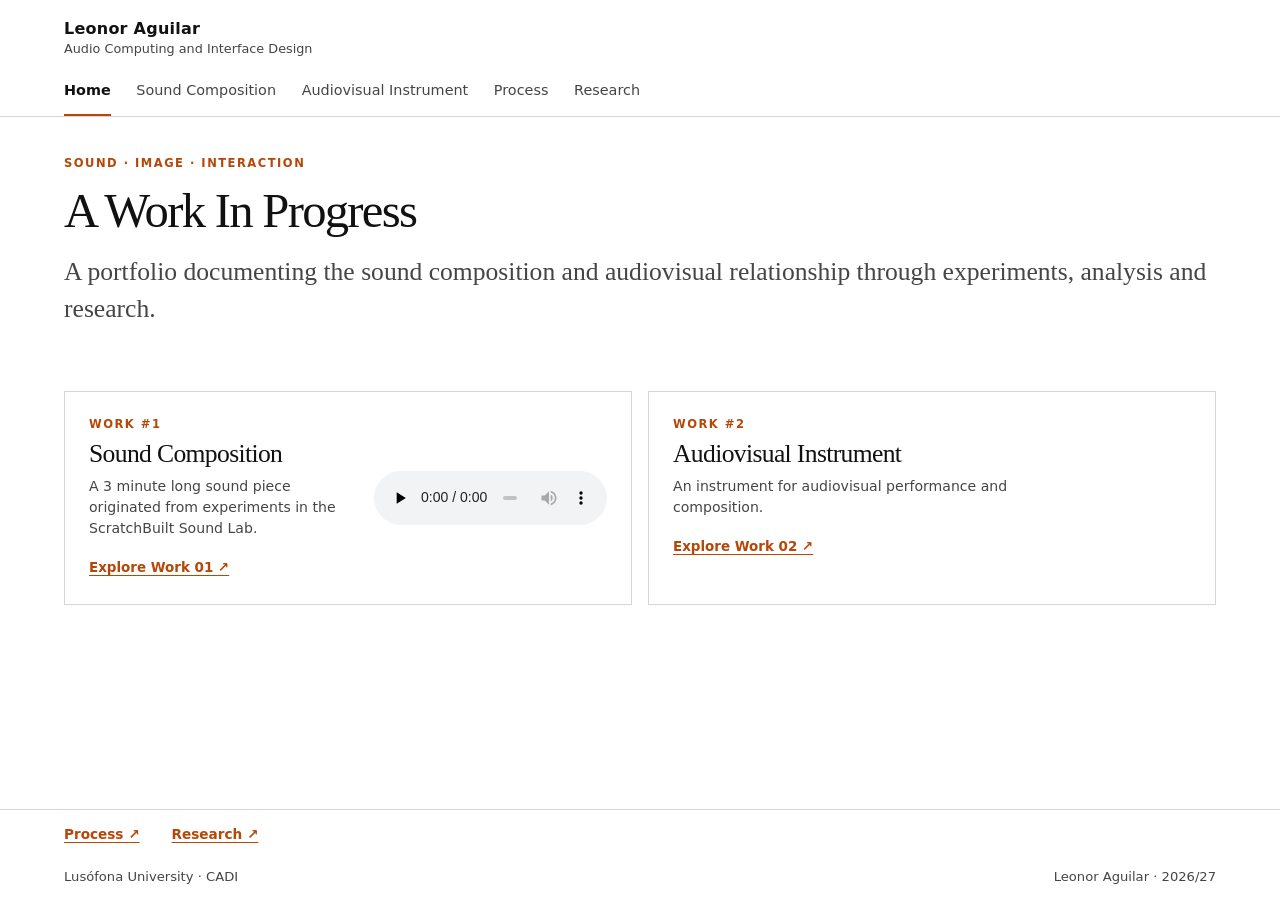
<file: index.html>
<!DOCTYPE html>
<html lang="en">
<head>
<meta charset="utf-8">
<meta name="viewport" content="width=device-width, initial-scale=1">
<meta name="description" content="Sound and interactive media projects by Leonor Aguilar for Audio Computing and Interface Design.">
<title>Home · CADI · Leonor Aguilar</title>
<link rel="stylesheet" href="style.css">
</head>
<body>
<a class="skip" href="#main">Skip to content</a>
<header class="top">
  <a class="identity" href="index.html" aria-label="Leonor Aguilar — Home">
    <strong>Leonor Aguilar</strong>
    <span>Audio Computing and Interface Design</span>
  </a>
  <nav aria-label="Main">
    <a href="index.html" aria-current="page">Home</a>
    <a href="work1.html">Sound Composition</a>
    <a href="work2.html">Audiovisual Instrument</a>
    <a href="abordagem.html">Process</a>
    <a href="pesquisa.html">Research</a>
  </nav>
</header>
<main id="main" class="home-main">
  <section class="home-intro" aria-labelledby="site-title">
    <p class="eyebrow">Sound · Image · Interaction</p>
    <h1 id="site-title">A Work In Progress</h1>
    <p class="intro-copy">A portfolio documenting the sound composition and audiovisual relationship through experiments, analysis and research.</p>
  </section>

  <section class="project-index" aria-label="Selected projects">
    <article class="project-card project-card--sound">
      <div class="project-card-copy">
        <p class="eyebrow">Work #1</p>
        <h2>Sound Composition</h2>
        <p>A 3 minute long sound piece originated from experiments in the ScratchBuilt Sound Lab.</p>
        <a class="text-link" href="work1.html">Explore Work 01 <span aria-hidden="true">↗</span></a>
      </div>
      <audio class="project-audio" controls preload="none" aria-label="Listen to Work 01">
        <source src="audio/CADI_COMPOSITION_LA.wav" type="audio/wav">
        Your browser does not support WAV audio.
      </audio>
    </article>

    <article class="project-card project-card--audiovisual">
      <div class="project-card-copy">
        <p class="eyebrow">Work #2</p>
        <h2>Audiovisual Instrument</h2>
        <p>An instrument for audiovisual performance and composition.</p>
        <a class="text-link" href="work2.html">Explore Work 02 <span aria-hidden="true">↗</span></a>
      </div>
    </article>
  </section>

</main>
<footer>
  <nav class="project-footer-links" aria-label="More about this work">
    <a href="abordagem.html">Process <span aria-hidden="true">↗</span></a>
    <a href="pesquisa.html">Research <span aria-hidden="true">↗</span></a>
  </nav>
  <span>Lusófona University · CADI</span>
  <span>Leonor Aguilar · 2026/27</span>
</footer>
</body>
</html>
</file>
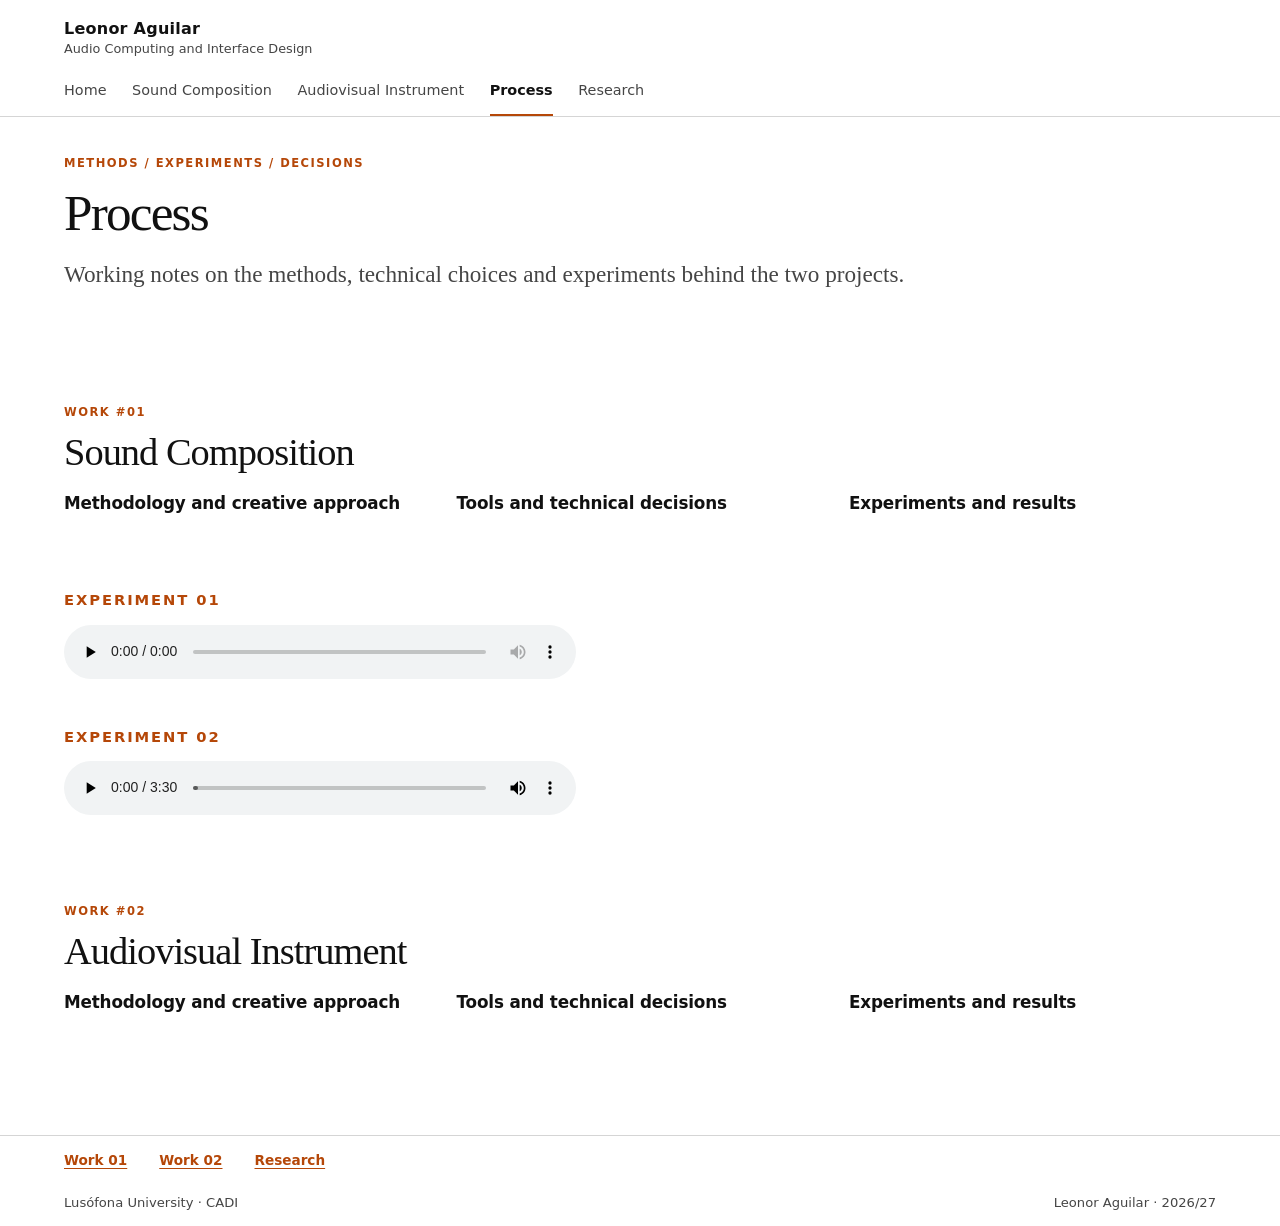
<file: abordagem.html>
<!DOCTYPE html>
<html lang="en">
<head>
<meta charset="utf-8">
<meta name="viewport" content="width=device-width, initial-scale=1">
<meta name="description" content="Process documentation for the methods, experiments, tools and decisions behind Work 01 and Work 02.">
<title>Process · CADI · Leonor Aguilar</title>
<link rel="stylesheet" href="style.css">
</head>
<body>
<a class="skip" href="#main">Skip to content</a>
<header class="top">
  <a class="identity" href="index.html" aria-label="Leonor Aguilar — Home">
    <strong>Leonor Aguilar</strong>
    <span>Audio Computing and Interface Design</span>
  </a>
  <nav aria-label="Main">
    <a href="index.html">Home</a>
    <a href="work1.html">Sound Composition</a>
    <a href="work2.html">Audiovisual Instrument</a>
    <a href="abordagem.html" aria-current="page">Process</a>
    <a href="pesquisa.html">Research</a>
  </nav>
</header>
<main id="main" class="project-page">
  <header class="project-heading">
    <p class="eyebrow">Methods / Experiments / Decisions</p>
    <h1>Process</h1>
    <p class="project-summary">Working notes on the methods, technical choices and experiments behind the two projects.</p>
  </header>

  <section id="work1-process" class="content-section">
    <p class="eyebrow">Work #01</p>
    <h2>Sound Composition</h2>
    <div class="process-grid">
      <section class="process-item">
        <h3>Methodology and creative approach</h3>
      </section>
      <section class="process-item">
        <h3>Tools and technical decisions</h3>
      </section>
      <section class="process-item">
        <h3>Experiments and results</h3>
      </section>
    </div>

    <div class="experiment-list">
      <article class="experiment">
        <div>
          <p class="eyebrow">Experiment 01</p>
          <audio controls preload="none" aria-label="Listen to Experiment 01, Sound Composition">
            <source src="audio/CADI_Composition_Leonor.wav" type="audio/wav">
            Your browser does not support WAV audio.
          </audio>
        </div>
      </article>
      <article class="experiment">
        <div>
          <p class="eyebrow">Experiment 02</p>
          <audio controls preload="metadata" aria-label="Listen to the Sound Composition">
            <source src="audio/CADI_COMPOSITION_LA.wav" type="audio/wav">
            Your browser does not support WAV audio.
          </audio>
        </div>
      </article>
    </div>
  </section>

  <section id="work2-process" class="content-section">
    <p class="eyebrow">Work #02</p>
    <h2>Audiovisual Instrument</h2>
    <div class="process-grid">
      <section class="process-item">
        <h3>Methodology and creative approach</h3>
      </section>
      <section class="process-item">
        <h3>Tools and technical decisions</h3>
      </section>
      <section class="process-item">
        <h3>Experiments and results</h3>
      </section>
    </div>
  </section>

</main>
<footer>
  <nav class="project-footer-links" aria-label="Related pages">
    <a href="work1.html">Work 01</a>
    <a href="work2.html">Work 02</a>
    <a href="pesquisa.html">Research</a>
  </nav>
  <span>Lusófona University · CADI</span>
  <span>Leonor Aguilar · 2026/27</span>
</footer>
</body>
</html>
</file>
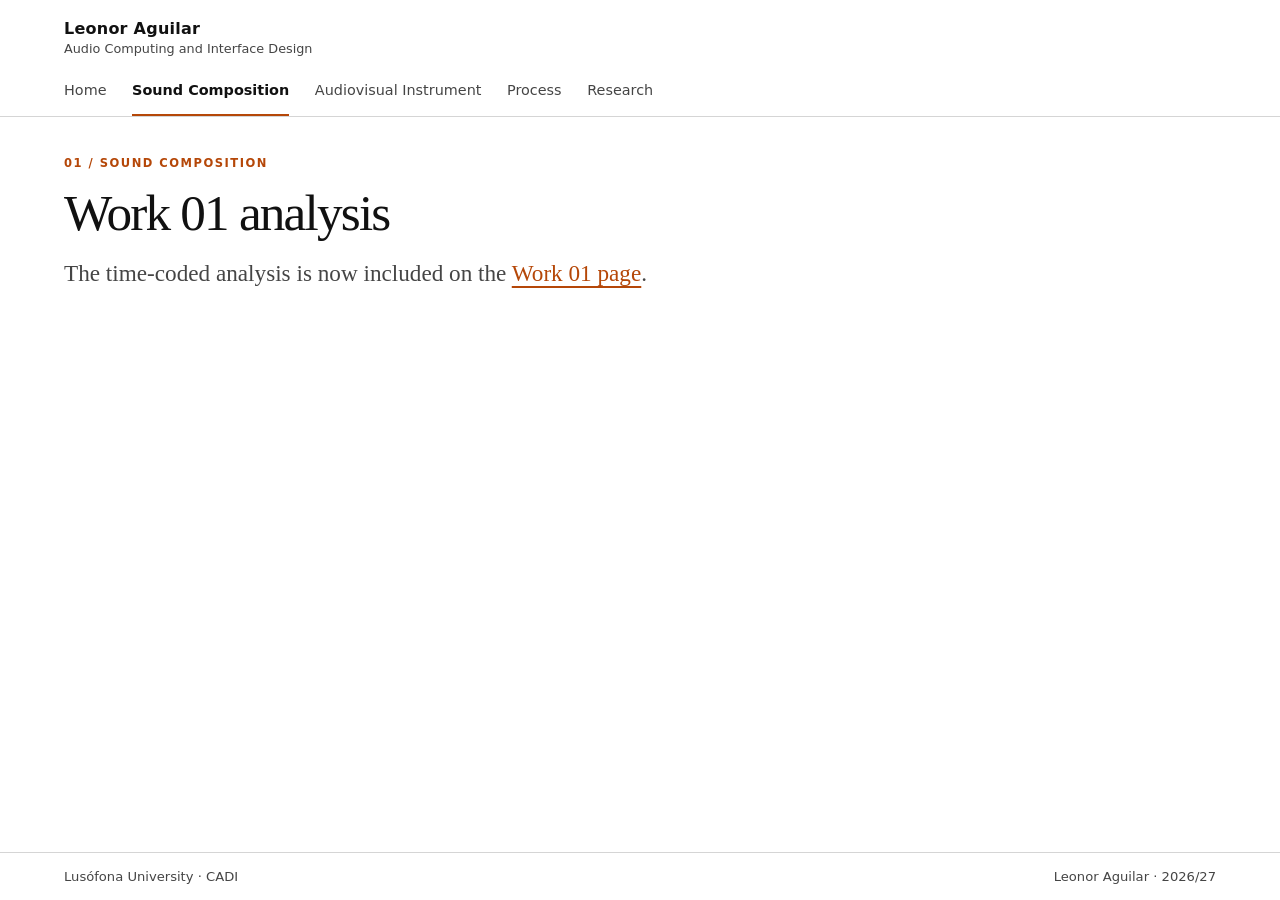
<file: analise.html>
<!DOCTYPE html>
<html lang="en">
<head>
<meta charset="utf-8">
<meta name="viewport" content="width=device-width, initial-scale=1">
<meta name="description" content="The time-coded analysis for Work 01 is part of the project page.">
<title>Analysis · Work 01 · CADI · Leonor Aguilar</title>
<link rel="stylesheet" href="style.css">
</head>
<body>
<a class="skip" href="#main">Skip to content</a>
<header class="top">
  <a class="identity" href="index.html" aria-label="Leonor Aguilar — Home">
    <strong>Leonor Aguilar</strong>
    <span>Audio Computing and Interface Design</span>
  </a>
  <nav aria-label="Main">
    <a href="index.html">Home</a>
    <a href="work1.html" aria-current="page">Sound Composition</a>
    <a href="work2.html">Audiovisual Instrument</a>
    <a href="abordagem.html">Process</a>
    <a href="pesquisa.html">Research</a>
  </nav>
</header>
<main id="main" class="project-page">
  <p class="eyebrow">01 / Sound Composition</p>
  <h1>Work 01 analysis</h1>
  <p class="project-summary">The time-coded analysis is now included on the <a href="work1.html#analysis">Work 01 page</a>.</p>
</main>
<footer><span>Lusófona University · CADI</span><span>Leonor Aguilar · 2026/27</span></footer>
</body>
</html>
</file>
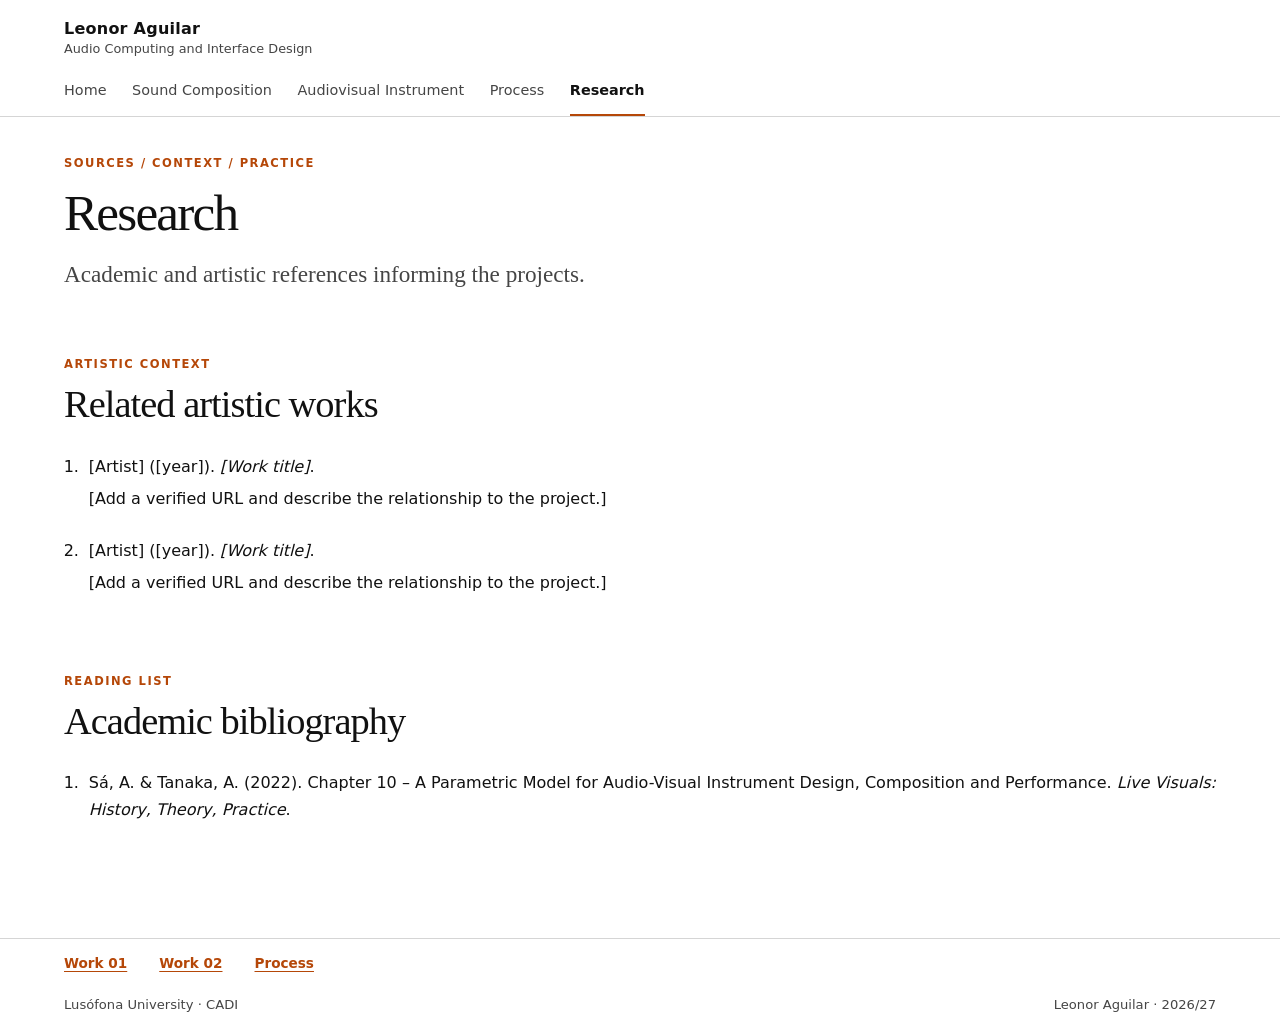
<file: pesquisa.html>
<!DOCTYPE html>
<html lang="en">
<head>
<meta charset="utf-8">
<meta name="viewport" content="width=device-width, initial-scale=1">
<meta name="description" content="Academic bibliography and related artistic works for Leonor Aguilar's sound and audiovisual projects.">
<title>Research · CADI · Leonor Aguilar</title>
<link rel="stylesheet" href="style.css">
</head>
<body>
<a class="skip" href="#main">Skip to content</a>
<header class="top">
  <a class="identity" href="index.html" aria-label="Leonor Aguilar — Home">
    <strong>Leonor Aguilar</strong>
    <span>Audio Computing and Interface Design</span>
  </a>
  <nav aria-label="Main">
    <a href="index.html">Home</a>
    <a href="work1.html">Sound Composition</a>
    <a href="work2.html">Audiovisual Instrument</a>
    <a href="abordagem.html">Process</a>
    <a href="pesquisa.html" aria-current="page">Research</a>
  </nav>
</header>
<main id="main" class="project-page research-page">
  <header class="project-heading">
    <p class="eyebrow">Sources / Context / Practice</p>
    <h1>Research</h1>
    <p class="project-summary">Academic and artistic references informing the projects.</p>
  </header>

  <section class="content-section">
    <p class="eyebrow">Artistic context</p>
    <h2>Related artistic works</h2>
    <ol class="reference-list">
      <li><span class="reference-citation">[Artist] ([year]). <em>[Work title]</em>.</span><span>[Add a verified URL and describe the relationship to the project.]</span></li>
      <li><span class="reference-citation">[Artist] ([year]). <em>[Work title]</em>.</span><span>[Add a verified URL and describe the relationship to the project.]</span></li>
    </ol>
  </section>

  <section class="content-section">
    <p class="eyebrow">Reading list</p>
    <h2>Academic bibliography</h2>
    <ol class="bibliography">
      <li>
        <span>Sá, A. &amp; Tanaka, A. (2022). Chapter 10 – A Parametric Model for Audio-Visual Instrument Design, Composition and Performance. <em>Live Visuals: History, Theory, Practice</em>.</span>
      </li>
    </ol>
  </section>

</main>
<footer>
  <nav class="project-footer-links" aria-label="Related pages">
    <a href="work1.html">Work 01</a>
    <a href="work2.html">Work 02</a>
    <a href="abordagem.html">Process</a>
  </nav>
  <span>Lusófona University · CADI</span>
  <span>Leonor Aguilar · 2026/27</span>
</footer>
</body>
</html>
</file>
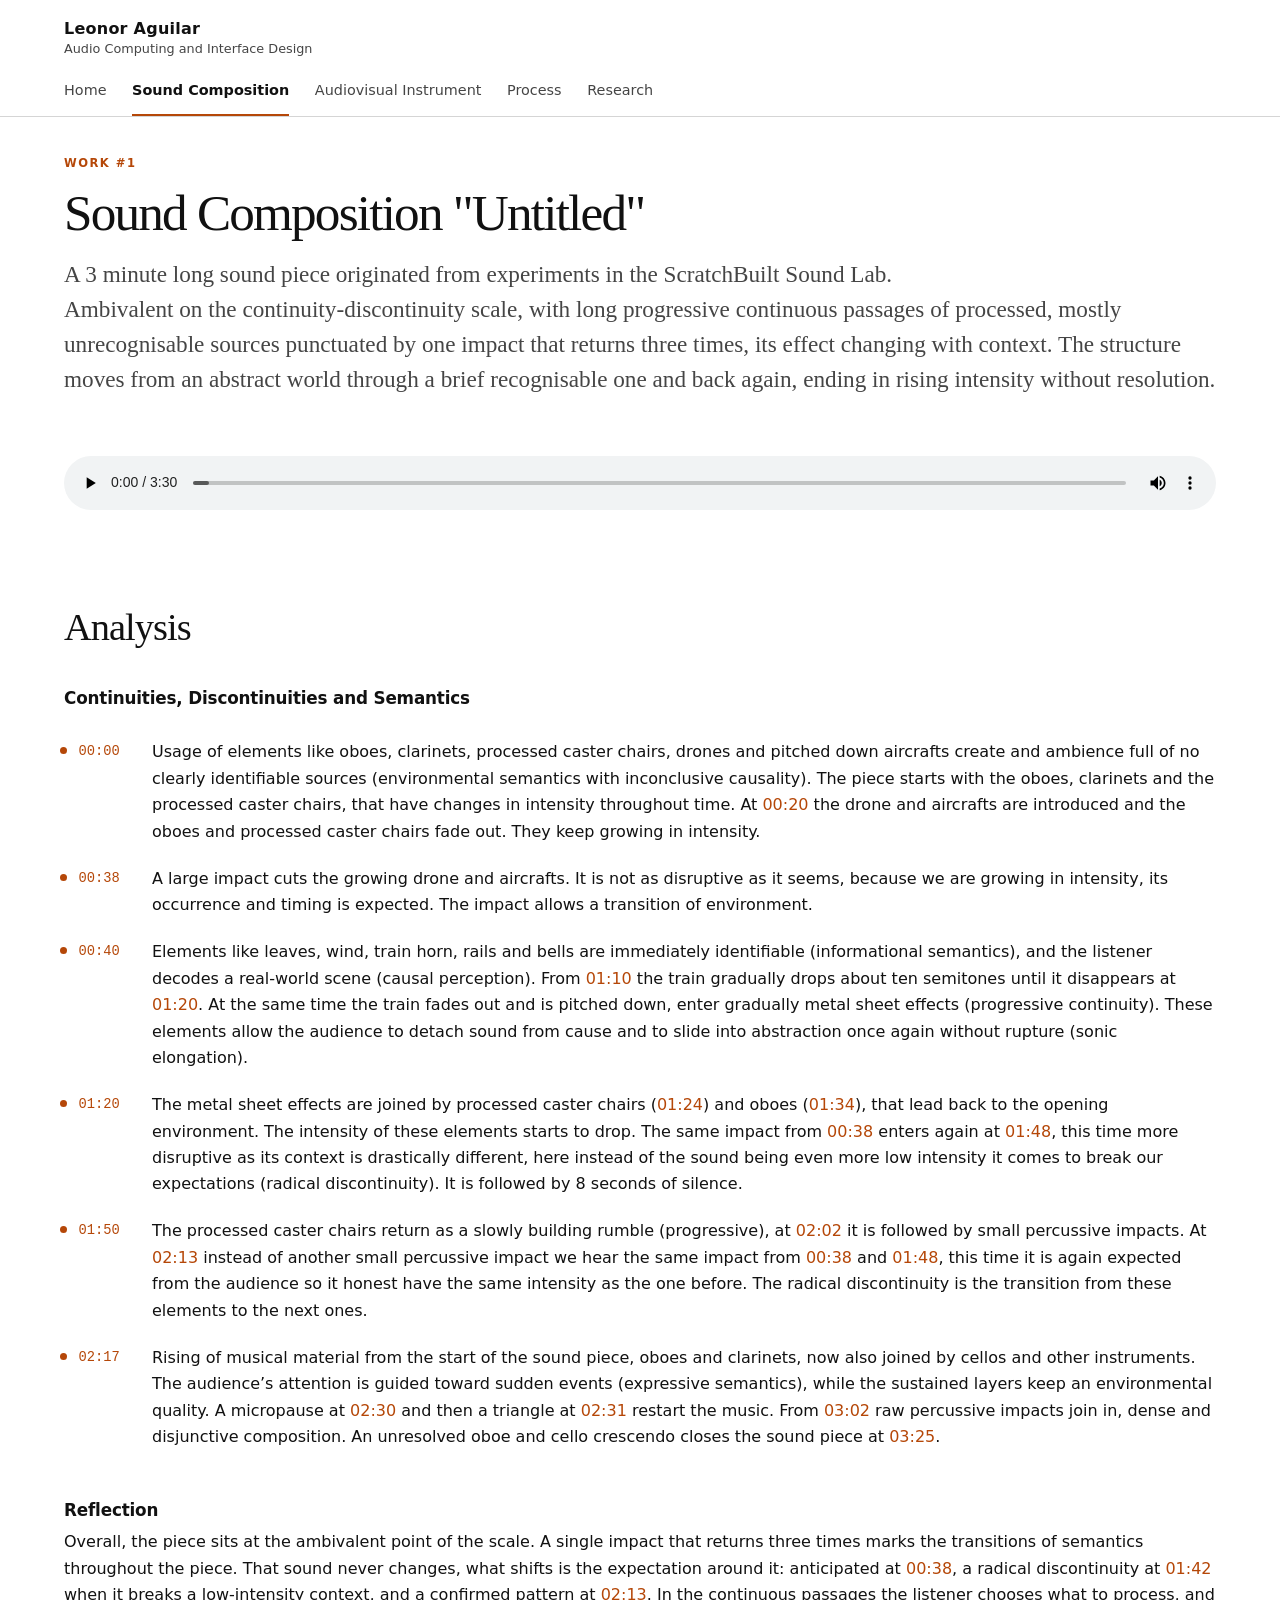
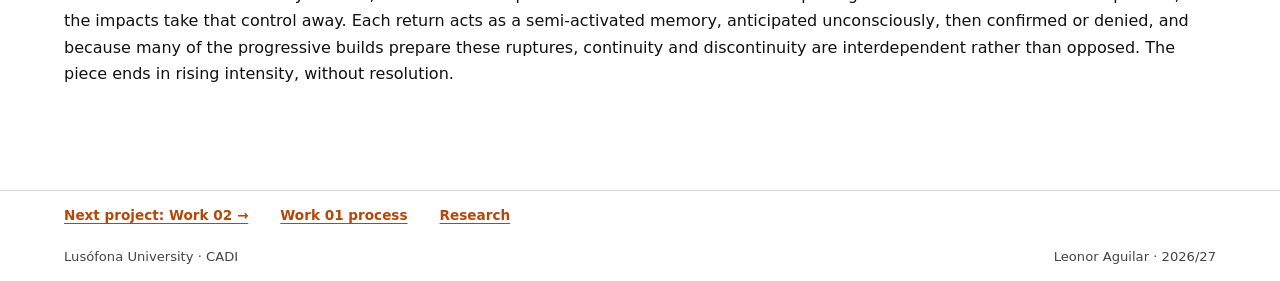
<file: work1.html>
<!DOCTYPE html>
<html lang="en">
<head>
<meta charset="utf-8">
<meta name="viewport" content="width=device-width, initial-scale=1">
<meta name="description" content="Sound Composition: a sound piece, its creative process, analysis and reflection.">
<title>Sound Composition · CADI · Leonor Aguilar</title>
<link rel="stylesheet" href="style.css">
</head>
<body>
<a class="skip" href="#main">Skip to content</a>
<header class="top">
  <a class="identity" href="index.html" aria-label="Leonor Aguilar — Home">
    <strong>Leonor Aguilar</strong>
    <span>Audio Computing and Interface Design</span>
  </a>
  <nav aria-label="Main">
    <a href="index.html">Home</a>
    <a href="work1.html" aria-current="page">Sound Composition</a>
    <a href="work2.html">Audiovisual Instrument</a>
    <a href="abordagem.html">Process</a>
    <a href="pesquisa.html">Research</a>
  </nav>
</header>
<main id="main" class="project-page">
  <header class="project-heading">
    <p class="eyebrow">Work #1</p>
    <h1 class="work1-title">Sound Composition "Untitled"</h1>
    <p class="project-summary">A 3 minute long sound piece originated from experiments in the ScratchBuilt Sound Lab.</p>
    <p class="project-summary">Ambivalent on the continuity-discontinuity scale, with long progressive continuous passages of processed, mostly unrecognisable sources punctuated by one impact that returns three times, its effect changing with context. The structure moves from an abstract world through a brief recognisable one and back again, ending in rising intensity without resolution.</p>
  </header>

  <figure class="media-panel audio-player-panel" id="listen">
    <audio id="work1-audio" controls preload="metadata" aria-label="Listen to the Work 01 sound composition">
      <source src="audio/CADI_COMPOSITION_LA.wav" type="audio/wav">
      Your browser does not support WAV audio.
    </audio>
  </figure>

  <section id="analysis" class="content-section">
    <h2 class="work1-analysis-title">Analysis</h2>

    <section class="analysis-section" aria-labelledby="continuities">
      <h3 id="continuities">Continuities, Discontinuities and Semantics</h3>
      <ol class="timeline">
        <li><time data-seek>00:00</time><p>Usage of elements like oboes, clarinets, processed caster chairs, drones and pitched down aircrafts create and ambience full of no clearly identifiable sources (environmental semantics with inconclusive causality). The piece starts with the oboes, clarinets and the processed caster chairs, that have changes in intensity throughout time. At 00:20 the drone and aircrafts are introduced and the oboes and processed caster chairs fade out. They keep growing in intensity.</p></li>
        <li><time data-seek>00:38</time><p>A large impact cuts the growing drone and aircrafts. It is not as disruptive as it seems, because we are growing in intensity, its occurrence and timing is expected. The impact allows a transition of environment.</p></li>
        <li><time data-seek>00:40</time><p>Elements like leaves, wind, train horn, rails and bells are immediately identifiable (informational semantics), and the listener decodes a real-world scene (causal perception). From 01:10 the train gradually drops about ten semitones until it disappears at 01:20. At the same time the train fades out and is pitched down, enter gradually metal sheet effects (progressive continuity). These elements allow the audience to detach sound from cause and to slide into abstraction once again without rupture (sonic elongation).</p></li>
        <li><time data-seek>01:20</time><p>The metal sheet effects are joined by processed caster chairs (01:24) and oboes (01:34), that lead back to the opening environment. The intensity of these elements starts to drop. The same impact from 00:38 enters again at 01:48, this time more disruptive as its context is drastically different, here instead of the sound being even more low intensity it comes to break our expectations (radical discontinuity). It is followed by 8 seconds of silence.</p></li>
        <li><time data-seek>01:50</time><p>The processed caster chairs return as a slowly building rumble (progressive), at 02:02 it is followed by small percussive impacts. At 02:13 instead of another small percussive impact we hear the same impact from 00:38 and 01:48, this time it is again expected from the audience so it honest have the same intensity as the one before. The radical discontinuity is the transition from these elements to the next ones.</p></li>
        <li><time data-seek>02:17</time><p>Rising of musical material from the start of the sound piece, oboes and clarinets, now also joined by cellos and other instruments. The audience’s attention is guided toward sudden events (expressive semantics), while the sustained layers keep an environmental quality. A micropause at 02:30 and then a triangle at 02:31 restart the music. From 03:02 raw percussive impacts join in, dense and disjunctive composition. An unresolved oboe and cello crescendo closes the sound piece at 03:25.</p></li>
      </ol>
    </section>

    <section class="analysis-section">
      <h3>Reflection</h3>
      <p>Overall, the piece sits at the ambivalent point of the scale. A single impact that returns three times marks the transitions of semantics throughout the piece. That sound never changes, what shifts is the expectation around it: anticipated at 00:38, a radical discontinuity at 01:42 when it breaks a low-intensity context, and a confirmed pattern at 02:13. In the continuous passages the listener chooses what to process, and the impacts take that control away. Each return acts as a semi-activated memory, anticipated unconsciously, then confirmed or denied, and because many of the progressive builds prepare these ruptures, continuity and discontinuity are interdependent rather than opposed. The piece ends in rising intensity, without resolution.</p>
    </section>
  </section>

</main>
<footer>
  <nav class="project-footer-links" aria-label="Related pages">
    <a href="work2.html">Next project: Work 02 <span aria-hidden="true">→</span></a>
    <a href="abordagem.html#work1-process">Work 01 process</a>
    <a href="pesquisa.html">Research</a>
  </nav>
  <span>Lusófona University · CADI</span>
  <span>Leonor Aguilar · 2026/27</span>
</footer>
<script src="script.js" defer></script>
</body>
</html>
</file>
<file: style.css>
:root {
  color-scheme: light dark;
  --bg: #ffffff;
  --paper: #ffffff;
  --ink: #111111;
  --muted: #454545;
  --line: #d5d5d5;
  --accent: #b54708;
  --accent-soft: #fff0e5;
  --focus: #111111;
  --display: "Iowan Old Style", "Palatino Linotype", Palatino, Georgia, serif;
  --body: system-ui, -apple-system, "Segoe UI", sans-serif;
}

@media (prefers-color-scheme: dark) {
  :root {
    --bg: #111111;
    --paper: #1b1b1b;
    --ink: #ffffff;
    --muted: #c6c6c6;
    --line: #444444;
    --accent: #ff9a52;
    --accent-soft: #382317;
    --focus: #ffffff;
  }
}

* {
  box-sizing: border-box;
}

html {
  scroll-behavior: smooth;
  scroll-padding-top: 1rem;
}

body {
  display: flex;
  min-height: 100vh;
  flex-direction: column;
  margin: 0;
  background: var(--bg);
  color: var(--ink);
  font-family: var(--body);
  line-height: 1.65;
}

a {
  color: var(--accent);
  text-underline-offset: 0.2em;
  text-decoration-thickness: 0.08em;
}

a:hover {
  text-decoration-thickness: 0.14em;
}

a:focus-visible,
audio:focus-visible,
time[role="button"]:focus-visible,
.timestamp-seek:focus-visible {
  outline: 3px solid var(--focus);
  outline-offset: 4px;
}

audio {
  accent-color: var(--accent);
}

.skip {
  position: absolute;
  top: 0.5rem;
  left: -9999px;
  z-index: 2;
  padding: 0.65rem 1rem;
  background: var(--accent);
  color: var(--bg);
}

.skip:focus {
  left: 0.5rem;
}

.top {
  padding: 1.1rem clamp(1.25rem, 5vw, 5rem) 0;
  border-bottom: 1px solid var(--line);
}

.identity {
  display: flex;
  width: fit-content;
  flex-direction: column;
  color: var(--ink);
  line-height: 1.4;
  text-decoration: none;
}

.identity strong {
  font-size: 1rem;
  letter-spacing: 0.015em;
}

.identity span {
  color: var(--muted);
  font-size: 0.8rem;
}

.top nav {
  display: flex;
  flex-wrap: wrap;
  gap: 0 1.6rem;
  margin-top: 0.8rem;
}

.top nav a {
  padding: 0.55rem 0 0.65rem;
  border-bottom: 2px solid transparent;
  color: var(--muted);
  font-size: 0.9rem;
  text-decoration: none;
}

.top nav a:hover {
  color: var(--ink);
}

.top nav a[aria-current="page"] {
  border-bottom-color: var(--accent);
  color: var(--ink);
  font-weight: 650;
}

main {
  width: 100%;
  max-width: none;
  flex: 1;
  margin: 0;
  padding: clamp(1.25rem, 3vw, 2.5rem) clamp(1.25rem, 5vw, 5rem);
}

h1,
h2,
h3,
p,
figure,
ul,
ol {
  margin-top: 0;
}

h1,
h2,
h3 {
  font-family: var(--display);
  font-weight: 500;
  line-height: 1.12;
}

h1 {
  max-width: 20ch;
  margin-bottom: 0.9rem;
  font-size: clamp(2rem, 4vw, 3.6rem);
  letter-spacing: -0.035em;
}

h2 {
  margin-bottom: 0.9rem;
  font-size: clamp(1.75rem, 3vw, 2.4rem);
  letter-spacing: -0.025em;
}

h3 {
  margin-bottom: 0.6rem;
  font-family: var(--body);
  font-size: 1.05rem;
  font-weight: 650;
  letter-spacing: -0.01em;
}

.eyebrow {
  margin-bottom: 0.8rem;
  color: var(--accent);
  font-size: 0.72rem;
  font-weight: 700;
  letter-spacing: 0.13em;
  line-height: 1.4;
  text-transform: uppercase;
}

.home-main {
  max-width: none;
}

.home-intro {
  display: grid;
  max-width: none;
  grid-template-columns: 1fr;
  padding: 0 0 clamp(2.5rem, 5vw, 4.5rem);
}

.home-intro .eyebrow {
  grid-column: 1 / -1;
}

.home-intro h1 {
  grid-column: 1;
  max-width: none;
  margin-bottom: 0.9rem;
  font-size: clamp(2.35rem, 3.8vw, 3.35rem);
}

.intro-copy {
  grid-column: 1;
  margin-bottom: 0;
  color: var(--muted);
  font-family: var(--display);
  font-size: clamp(1.2rem, 2vw, 1.6rem);
  line-height: 1.45;
}

.project-index {
  display: grid;
  grid-template-columns: repeat(2, minmax(0, 1fr));
  gap: 1rem;
}

.project-card {
  min-width: 0;
  padding: clamp(1rem, 2vw, 1.5rem);
  border: 1px solid var(--line);
  border-bottom: 1px solid var(--line);
  background: var(--paper);
}

.project-card--sound {
  display: grid;
  grid-template-columns: minmax(0, 1fr) minmax(14rem, 0.9fr);
  align-items: center;
  gap: clamp(1rem, 2vw, 2rem);
}

.project-card-copy {
  max-width: 34rem;
}

.project-card-copy h2 {
  margin-bottom: 0.45rem;
  font-size: clamp(1.4rem, 2vw, 1.8rem);
}

.project-card-copy > p:not(.eyebrow) {
  max-width: 38ch;
  margin-bottom: 0.65rem;
  color: var(--muted);
  font-size: 0.88rem;
  line-height: 1.5;
}

.project-card-copy .eyebrow {
  margin-bottom: 0.5rem;
}

.text-link {
  display: inline-block;
  margin-top: 0.45rem;
  font-size: 0.84rem;
  font-weight: 650;
}

.project-card .project-audio {
  width: 100%;
  max-width: 100%;
  margin-top: 0;
}

.secondary-links,
.project-footer-links {
  display: flex;
  flex-wrap: wrap;
  gap: 0.75rem 2rem;
  margin-top: 2rem;
  padding-top: 1rem;
}

.secondary-links a,
.project-footer-links a {
  font-size: 0.9rem;
  font-weight: 600;
}

.project-heading {
  max-width: 72rem;
  padding-bottom: clamp(1.75rem, 4vw, 3rem);
}

.research-page > .project-heading {
  padding-bottom: 0;
}

.research-page > .project-heading + .content-section {
  margin-top: clamp(2.5rem, 5vw, 4rem);
}

.project-heading h1 {
  margin-bottom: 1rem;
}

.work1-title {
  max-width: none;
}

.project-summary,
.section-intro {
  margin-bottom: 0;
  color: var(--muted);
  font-family: var(--display);
  font-size: clamp(1.15rem, 2vw, 1.45rem);
  line-height: 1.5;
}

.section-intro {
  max-width: 60ch;
}

.contents {
  display: flex;
  flex-wrap: wrap;
  gap: 0.45rem 1.4rem;
  margin: 0 0 2.5rem;
  padding-block: 0.9rem;
}

.contents a {
  font-size: 0.8rem;
  font-weight: 600;
}

.media-panel {
  margin: 0 0 clamp(3rem, 8vw, 6rem);
  padding: clamp(1.1rem, 3vw, 2rem);
  border: 1px solid var(--line);
  border-left: 4px solid var(--accent);
  background: var(--paper);
}

.audio-player-panel {
  padding: 0;
  border: 0;
  background: transparent;
}

.work2-media-panel {
  max-width: none;
  padding: 0;
  border: 0;
  background: transparent;
}

.media-panel figcaption {
  display: flex;
  flex-wrap: wrap;
  align-items: baseline;
  justify-content: space-between;
  gap: 0.5rem 1rem;
  margin-bottom: 1rem;
}

.media-panel figcaption strong {
  font-family: var(--display);
  font-size: 1.25rem;
  font-weight: 500;
}

.media-panel .eyebrow {
  margin-bottom: 0;
}

.media-panel audio,
.media-panel video,
.project-audio {
  display: block;
  width: 100%;
  margin-top: 0.75rem;
}

.project-video {
  width: min(100%, 36rem);
  margin-inline: auto;
  aspect-ratio: 16 / 9;
  background: var(--ink);
  object-fit: contain;
}

.audio-note {
  margin-top: 0.6rem;
}

.asset-placeholder {
  margin-bottom: 0;
  padding: 1rem;
  border: 1px dashed var(--line);
  color: var(--muted);
  font-size: 0.88rem;
}

code {
  color: var(--ink);
  font-family: ui-monospace, SFMono-Regular, Menlo, monospace;
  font-size: 0.9em;
  overflow-wrap: anywhere;
}

.content-section {
  margin-block: clamp(2.5rem, 5vw, 4rem);
}

.content-section > .eyebrow {
  margin-bottom: 0.7rem;
}

.work1-analysis-title {
  color: var(--ink);
}

.content-section > p:not(.eyebrow),
.analysis-section > p,
.process-item p,
.experiment p,
.project-sections p {
  max-width: 70ch;
}

.analysis-section {
  max-width: 76ch;
}

#analysis .analysis-section {
  max-width: none;
}

#analysis .analysis-section p {
  max-width: none;
}

.analysis-section {
  margin-top: 2.5rem;
}

.analysis-section h3 {
  margin-top: 0;
}

.timeline {
  margin: 1.3rem 0 2rem;
  padding: 0;
  list-style: none;
}

.timeline li {
  position: relative;
  display: grid;
  grid-template-columns: 4.5rem minmax(0, 1fr);
  gap: 1rem;
  padding: 0.65rem 0;
}

.timeline li::before {
  position: absolute;
  top: 1.15rem;
  left: -4px;
  width: 7px;
  height: 7px;
  border-radius: 50%;
  background: var(--accent);
  content: "";
}

.timeline time {
  padding: 0.12rem 0 0 0.9rem;
  color: var(--accent);
  font-family: ui-monospace, SFMono-Regular, Menlo, monospace;
  font-size: 0.86rem;
  font-variant-numeric: tabular-nums;
}

.timeline time[role="button"] {
  cursor: pointer;
}

.timestamp-seek {
  padding: 0;
  border: 0;
  background: none;
  color: var(--accent);
  font: inherit;
  cursor: pointer;
}

.timeline p {
  margin: 0;
}

.project-sections {
  display: grid;
  grid-template-columns: repeat(2, minmax(0, 1fr));
  gap: 0 2rem;
  max-width: 90rem;
}

.project-sections .content-section {
  padding-top: 1.4rem;
}

.process-grid {
  display: grid;
  grid-template-columns: repeat(3, minmax(0, 1fr));
  gap: clamp(1rem, 2vw, 2rem);
  margin-top: 1.25rem;
  max-width: 96rem;
}

.process-item {
  min-width: 0;
}

.process-item h3 {
  padding-bottom: 0.7rem;
}

.process-item p,
.experiment p {
  color: var(--muted);
  font-size: 0.92rem;
}

.experiment-list {
  margin-top: 2rem;
  max-width: 96rem;
}

.experiment {
  display: grid;
  grid-template-columns: minmax(0, 1fr) minmax(14rem, 0.8fr);
  align-items: center;
  gap: 1.5rem;
  padding: 1.5rem 0;
}

.experiment .eyebrow {
  margin-bottom: 0.45rem;
  color: var(--accent);
}

.experiment h3 {
  margin-top: 0;
}

.experiment audio {
  display: block;
  width: min(100%, 32rem);
  min-height: 3.5rem;
  margin-top: 0.75rem;
}

.experiment .asset-placeholder {
  min-height: 5rem;
}

.reference-list,
.bibliography {
  padding-left: 1.25rem;
}

.reference-list {
  list-style-type: decimal;
}

.reference-list li,
.bibliography li {
  padding: 0.8rem 0 0.8rem 0.3rem;
}

.reference-list li {
  display: list-item;
}

.reference-list li span {
  display: block;
}

.reference-list li span + span {
  margin-top: 0.35rem;
}

.bibliography li span,
.bibliography li a {
  display: block;
}

.bibliography li a {
  width: fit-content;
  margin-top: 0.35rem;
  font-size: 0.86rem;
}

footer {
  display: flex;
  flex-wrap: wrap;
  justify-content: space-between;
  gap: 0.25rem 1rem;
  padding: 0.8rem clamp(1.25rem, 5vw, 5rem);
  border-top: 1px solid var(--line);
  color: var(--muted);
  font-size: 0.82rem;
}

footer .project-footer-links {
  width: 100%;
  margin: 0 0 0.5rem;
  padding: 0 0 0.5rem;
  border: 0;
}

footer .project-footer-links a {
  font-size: 0.85rem;
}

@media (max-width: 54rem) {
  main {
    padding-inline: clamp(1.25rem, 4vw, 2.25rem);
  }

  .project-index {
    grid-template-columns: 1fr;
  }

  .project-card--sound {
    grid-template-columns: minmax(0, 1fr) minmax(14rem, 0.75fr);
  }
}

@media (max-width: 40rem) {
  .top {
    padding-top: 0.85rem;
  }

  .top nav {
    gap: 0 1rem;
  }

  .top nav a {
    font-size: 0.82rem;
  }

  .home-intro {
    grid-template-columns: 1fr;
    column-gap: 0;
  }

  .home-intro .eyebrow,
  .home-intro h1,
  .intro-copy {
    grid-column: 1;
    grid-row: auto;
  }

  .home-intro h1 {
    max-width: 14ch;
    margin-bottom: 1.25rem;
    font-size: clamp(2rem, 8vw, 2.65rem);
  }

  .intro-copy {
    margin-bottom: 0;
  }

  .project-sections,
  .process-grid {
    grid-template-columns: 1fr;
    gap: 1rem;
  }

  .project-card--sound {
    grid-template-columns: 1fr;
  }

  .experiment {
    grid-template-columns: 1fr;
    gap: 0.75rem;
  }

  .timeline li {
    grid-template-columns: 3.8rem minmax(0, 1fr);
    gap: 0.55rem;
  }

  .timeline time {
    padding-left: 0.55rem;
    font-size: 0.8rem;
  }
}

@media (prefers-reduced-motion: reduce) {
  html {
    scroll-behavior: auto;
  }
}
</file>
